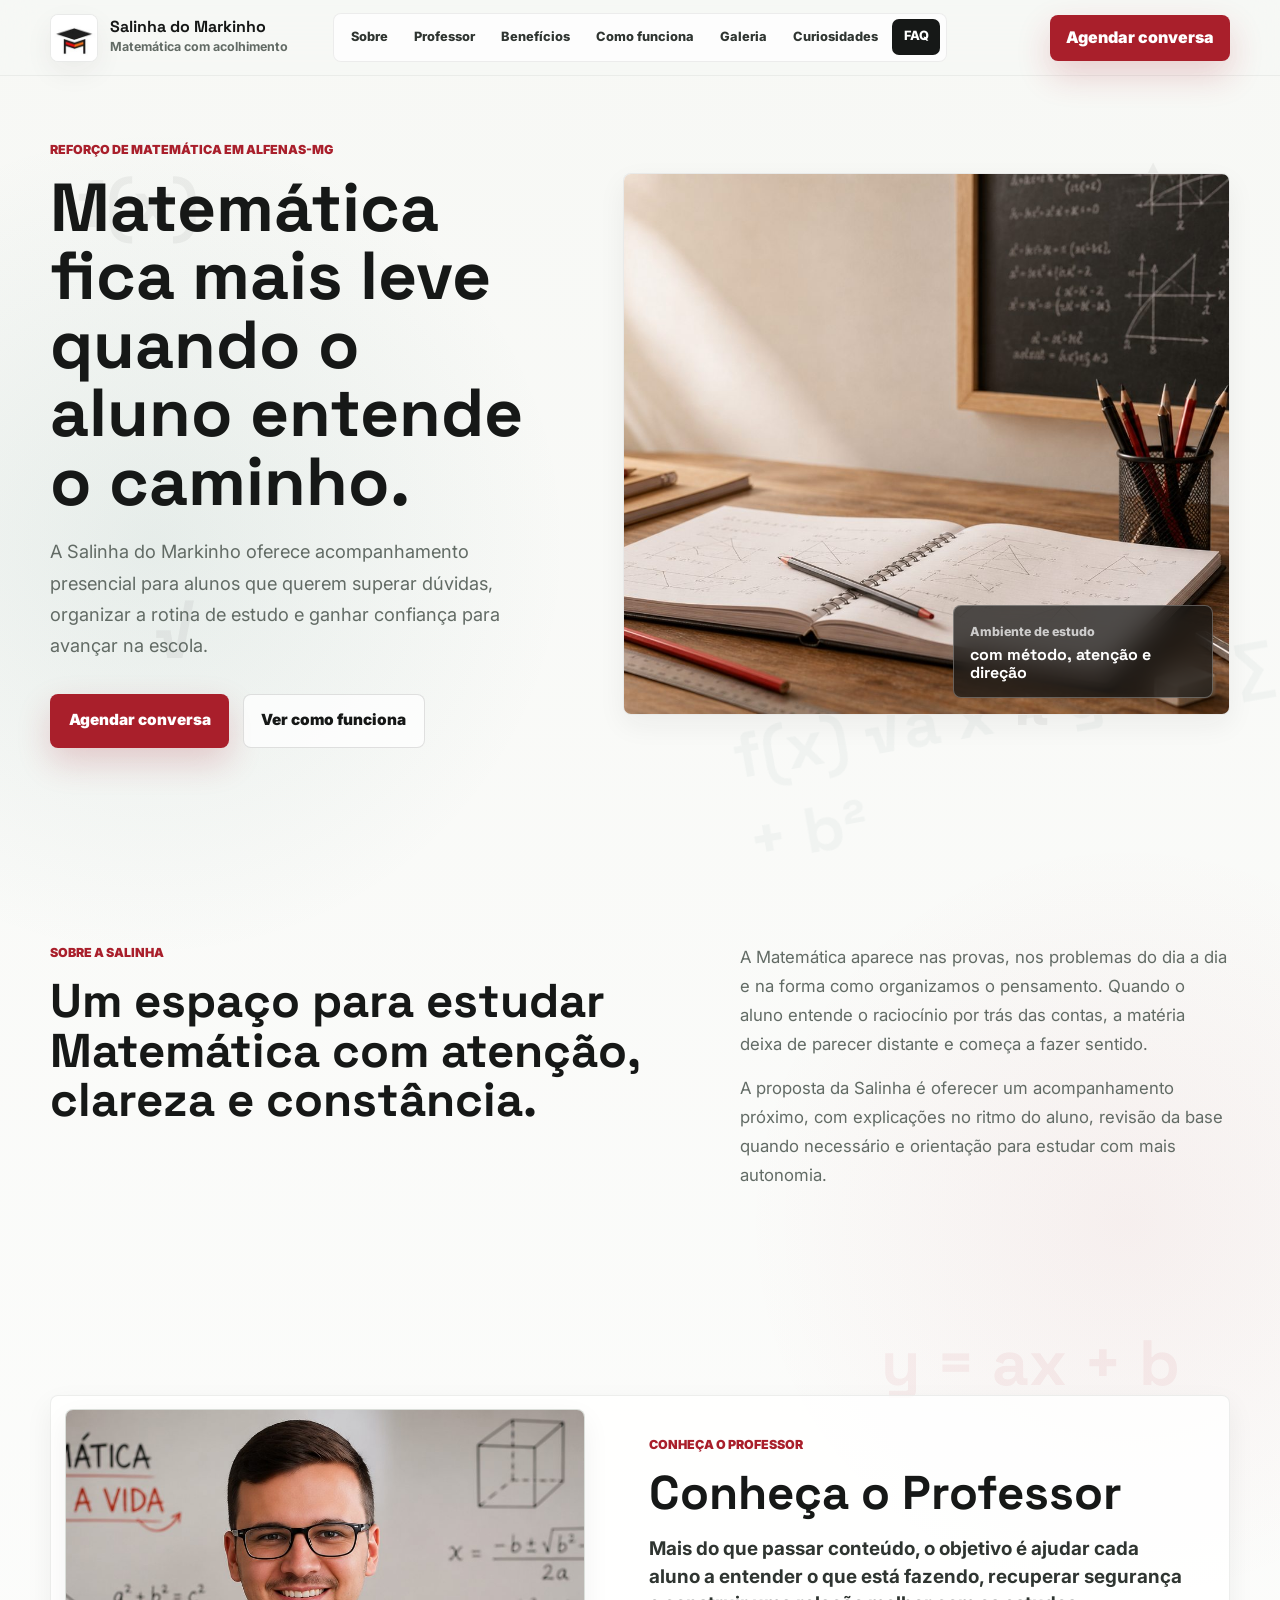
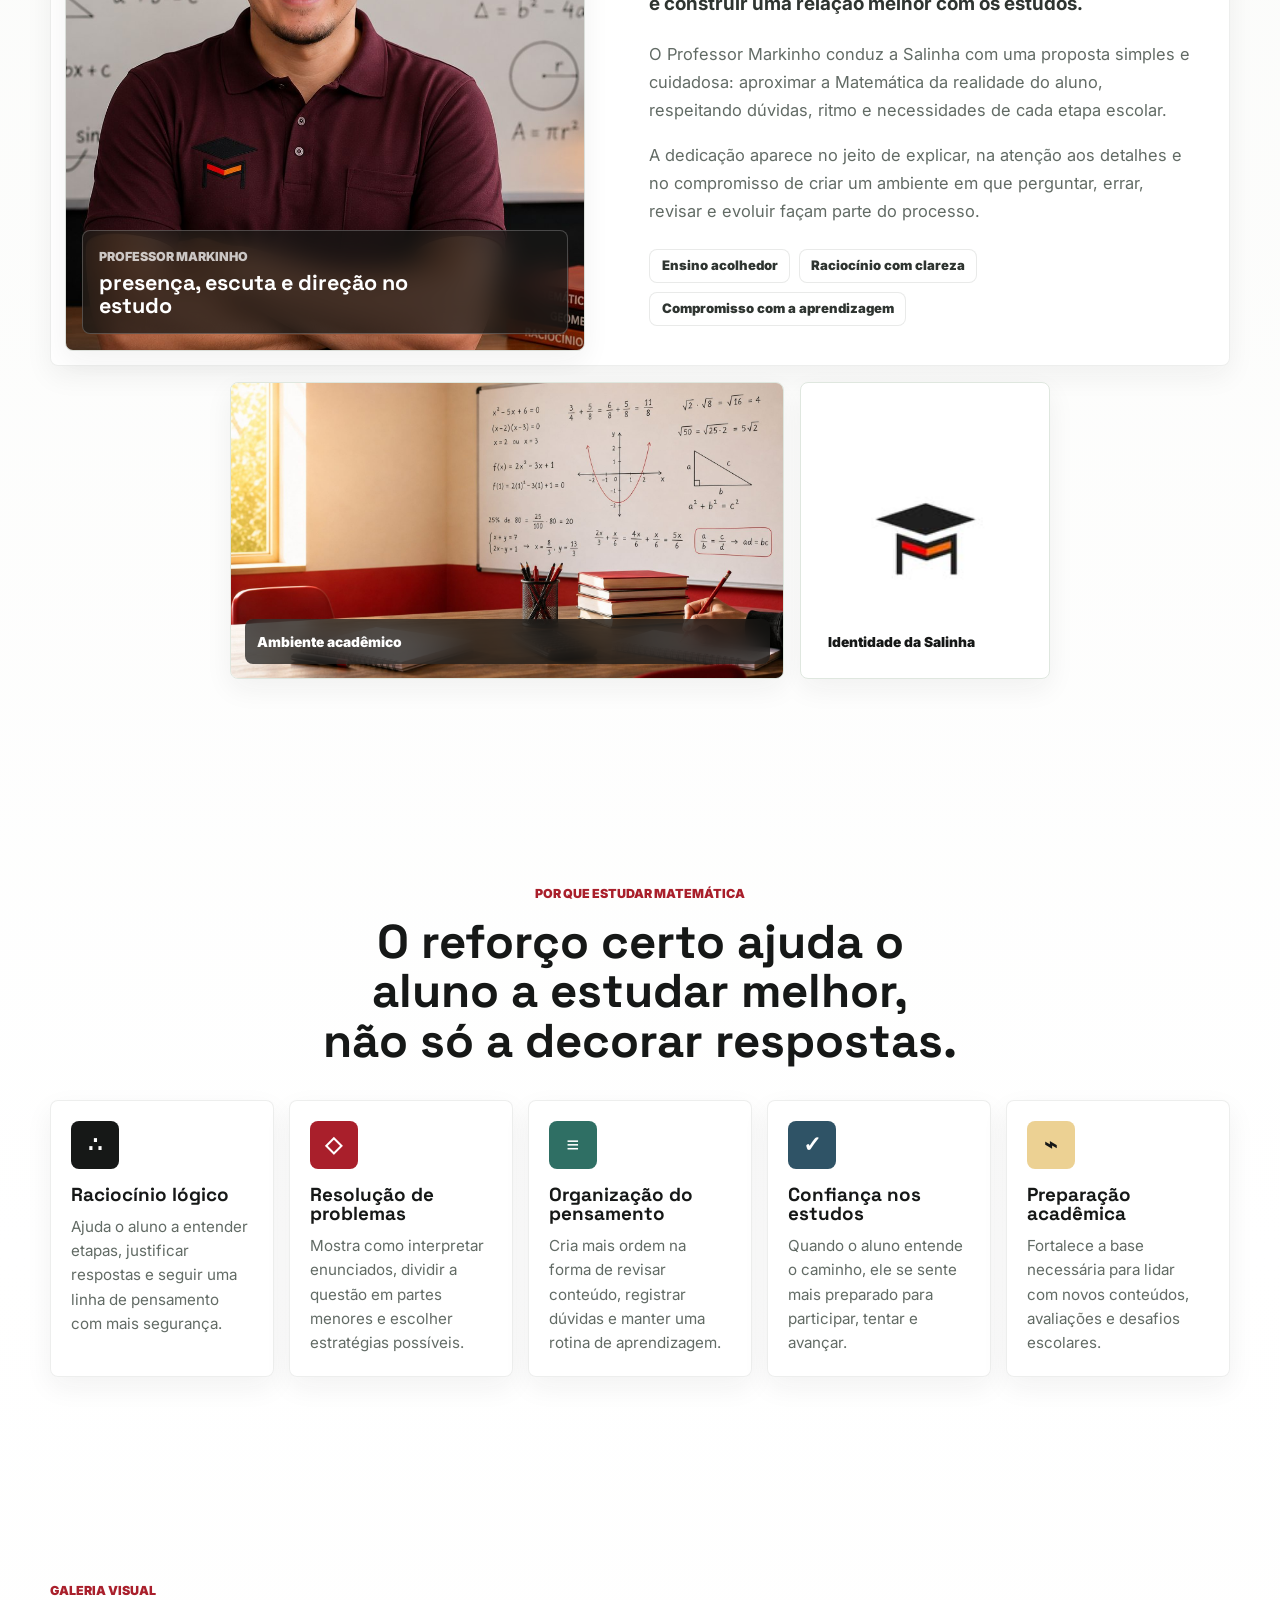
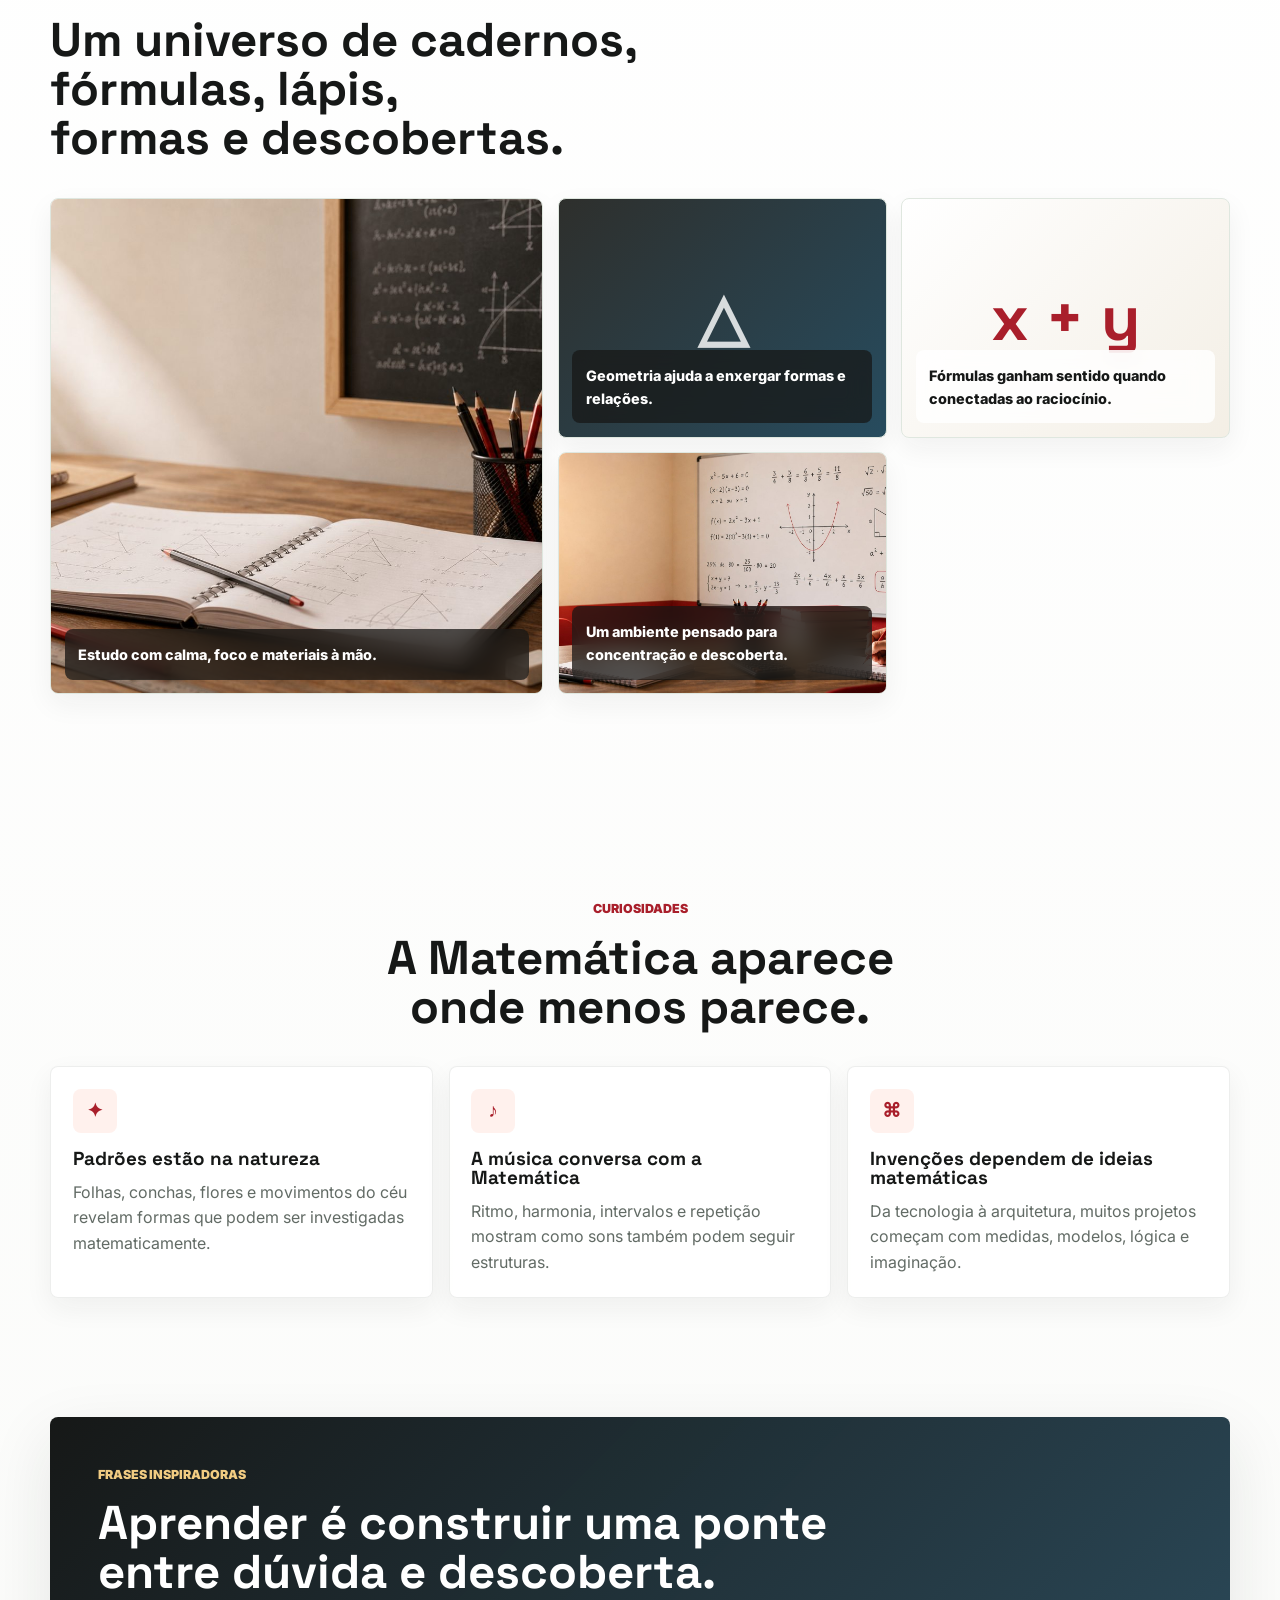
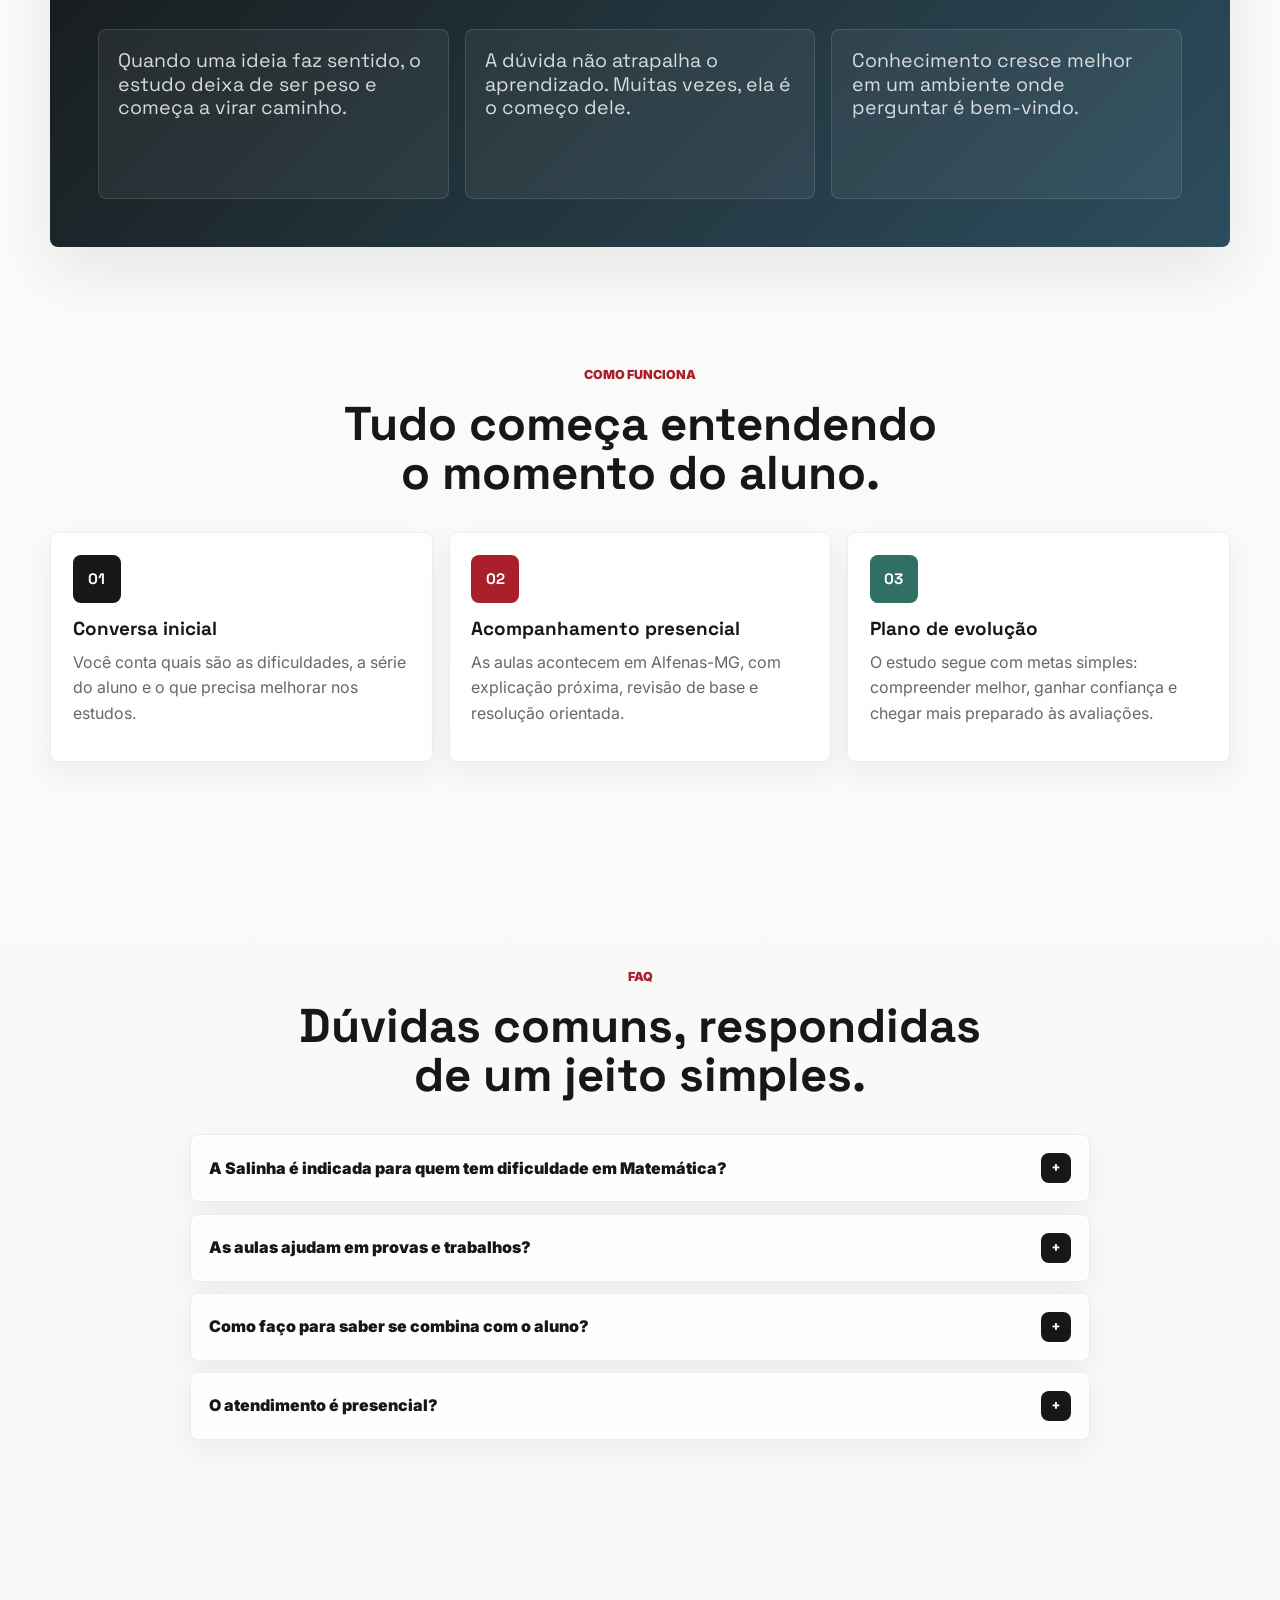
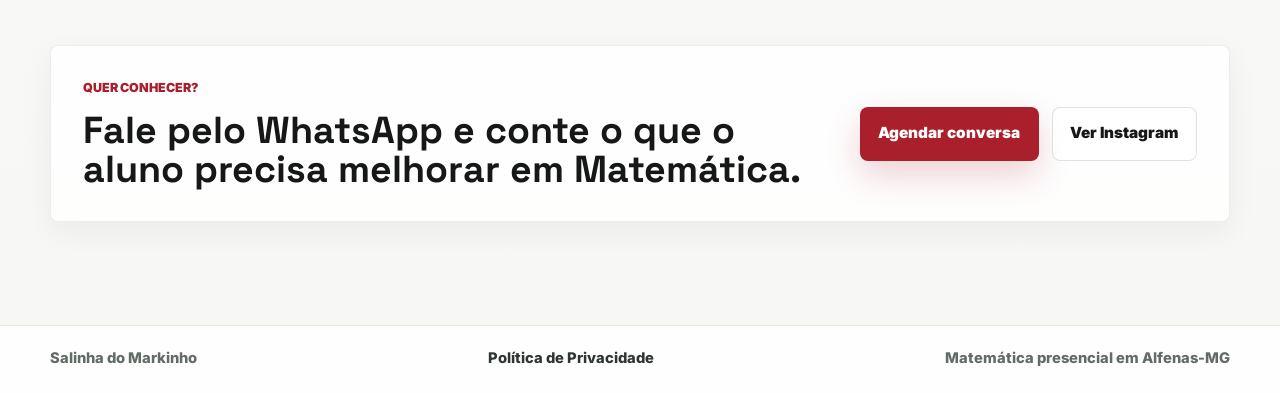
<file: index.html>
<!doctype html>
<html lang="pt-BR">
  <head>
    <meta charset="UTF-8" />
    <meta name="viewport" content="width=device-width, initial-scale=1.0, viewport-fit=cover" />
    <meta name="theme-color" content="#f7f8f5" />
    <meta name="format-detection" content="telephone=no" />
    <title>Salinha do Markinho | Reforço de Matemática em Alfenas-MG</title>
    <meta
      name="description"
      content="Reforço de Matemática em Alfenas-MG com acompanhamento próximo, explicação clara e estudo organizado para alunos que querem entender de verdade."
    />
    <meta property="og:title" content="Salinha do Markinho | Matemática em Alfenas-MG" />
    <meta
      property="og:description"
      content="Aulas presenciais de Matemática em Alfenas-MG para transformar dúvidas em entendimento, confiança e rotina de estudo."
    />
    <meta property="og:type" content="website" />
    <meta property="og:image" content="assets/estudo-matematica-editorial-optimized.jpg" />
    <link rel="icon" type="image/jpeg" href="assets/instagram-profile.jpg" />
    <link rel="preload" as="image" href="assets/estudo-matematica-editorial-optimized.jpg" />
    <link rel="preconnect" href="https://fonts.googleapis.com" />
    <link rel="preconnect" href="https://fonts.gstatic.com" crossorigin />
    <link
      href="https://fonts.googleapis.com/css2?family=Inter:wght@400;500;600;700;800&family=Space+Grotesk:wght@600;700&display=swap"
      rel="stylesheet"
    />
    <link rel="stylesheet" href="styles.css" />
    <script src="script.js" defer></script>
  </head>
  <body>
    <a class="skip-link" href="#conteudo">Pular para o conteúdo</a>

    <header class="site-header" data-header>
      <a class="brand" href="#top" aria-label="Ir para o início da Salinha do Markinho">
        <img src="assets/instagram-profile.jpg" width="48" height="48" alt="" class="brand-mark" />
        <span>
          <strong>Salinha do Markinho</strong>
          <small>Matemática com acolhimento</small>
        </span>
      </a>

      <button class="menu-button" type="button" aria-label="Abrir menu" aria-expanded="false" data-menu-button>
        <span></span>
        <span></span>
      </button>

      <nav class="nav-links" aria-label="Navegação principal" data-nav>
        <a href="#sobre">Sobre</a>
        <a href="#professor">Professor</a>
        <a href="#beneficios">Benefícios</a>
        <a href="#como-funciona">Como funciona</a>
        <a href="#galeria">Galeria</a>
        <a href="#curiosidades">Curiosidades</a>
        <a href="#duvidas">FAQ</a>
      </nav>

      <a
        class="header-action"
        href="https://wa.me/5535998550446?text=Oi%2C%20quero%20conhecer%20melhor%20a%20Salinha%20do%20Markinho."
        target="_blank"
        rel="noreferrer"
      >
        Agendar conversa
      </a>
    </header>

    <main id="conteudo">
      <section class="hero" id="top" aria-labelledby="hero-title">
        <div class="math-background" aria-hidden="true">
          <span>f(x)</span>
          <span>△</span>
          <span>√</span>
          <span>π</span>
        </div>

        <div class="hero-inner">
          <div class="hero-copy">
            <p class="eyebrow">Reforço de Matemática em Alfenas-MG</p>
            <h1 id="hero-title">Matemática fica mais leve quando o aluno entende o caminho.</h1>
            <p>
              A Salinha do Markinho oferece acompanhamento presencial para alunos que querem superar
              dúvidas, organizar a rotina de estudo e ganhar confiança para avançar na escola.
            </p>

            <div class="hero-actions" aria-label="Ações principais">
              <a
                class="button button-primary"
                href="https://wa.me/5535998550446?text=Oi%2C%20quero%20conhecer%20melhor%20a%20Salinha%20do%20Markinho."
                target="_blank"
                rel="noreferrer"
              >
                Agendar conversa
              </a>
              <a class="button button-secondary" href="#como-funciona">Ver como funciona</a>
            </div>
          </div>

          <div class="hero-visual" aria-label="Mesa de estudos com materiais de matemática">
            <img
              src="assets/estudo-matematica-editorial-optimized.jpg"
              width="1716"
              height="916"
              alt="Mesa de estudos com caderno, lápis, régua, compasso e desenhos geométricos"
              fetchpriority="high"
              decoding="async"
            />
            <div class="study-note">
              <span>Ambiente de estudo</span>
              <strong>com método, atenção e direção</strong>
            </div>
          </div>
        </div>
      </section>

      <section class="section section-split" id="sobre">
        <div class="section-heading">
          <p class="eyebrow">Sobre a Salinha</p>
          <h2>Um espaço para estudar Matemática com atenção, clareza e constância.</h2>
        </div>
        <div class="text-column">
          <p>
            A Matemática aparece nas provas, nos problemas do dia a dia e na forma como organizamos
            o pensamento. Quando o aluno entende o raciocínio por trás das contas, a matéria deixa de
            parecer distante e começa a fazer sentido.
          </p>
          <p>
            A proposta da Salinha é oferecer um acompanhamento próximo, com explicações no ritmo do
            aluno, revisão da base quando necessário e orientação para estudar com mais autonomia.
          </p>
        </div>
      </section>

      <section class="teacher-section" id="professor" aria-labelledby="teacher-title">
        <div class="teacher-shell">
          <div class="teacher-photo-main">
            <img
              src="assets/professor-markinho-optimized.jpg"
              width="1536"
              height="1024"
              alt="Professor Markinho sorrindo em frente a um quadro com fórmulas de matemática"
              loading="lazy"
              decoding="async"
            />
            <div class="teacher-photo-badge">
              <span>Professor Markinho</span>
              <strong>presença, escuta e direção no estudo</strong>
            </div>
          </div>

          <div class="teacher-bio">
            <p class="eyebrow">Conheça o Professor</p>
            <h2 id="teacher-title">Conheça o Professor</h2>
            <p class="teacher-subtitle">
              Mais do que passar conteúdo, o objetivo é ajudar cada aluno a entender o que está
              fazendo, recuperar segurança e construir uma relação melhor com os estudos.
            </p>
            <div class="teacher-text">
              <p>
                O Professor Markinho conduz a Salinha com uma proposta simples e cuidadosa: aproximar
                a Matemática da realidade do aluno, respeitando dúvidas, ritmo e necessidades de cada
                etapa escolar.
              </p>
              <p>
                A dedicação aparece no jeito de explicar, na atenção aos detalhes e no compromisso de
                criar um ambiente em que perguntar, errar, revisar e evoluir façam parte do processo.
              </p>
            </div>
            <div class="teacher-points" aria-label="Diferenciais do professor">
              <span>Ensino acolhedor</span>
              <span>Raciocínio com clareza</span>
              <span>Compromisso com a aprendizagem</span>
            </div>
          </div>
        </div>

        <div class="teacher-gallery" aria-label="Galeria do ambiente de estudo">
          <figure>
            <img
              src="assets/hero-sala-matematica-premium-optimized.jpg"
              alt="Sala com quadro de matemática"
              loading="lazy"
              decoding="async"
            />
            <figcaption>Ambiente acadêmico</figcaption>
          </figure>
          <figure class="teacher-gallery-card">
            <img src="assets/instagram-profile.jpg" alt="Identidade visual da Salinha do Markinho" loading="lazy" decoding="async" />
            <figcaption>Identidade da Salinha</figcaption>
          </figure>
        </div>
      </section>

      <section class="benefits-section" id="beneficios" aria-labelledby="benefits-title">
        <div class="section-heading centered">
          <p class="eyebrow">Por que estudar Matemática</p>
          <h2 id="benefits-title">O reforço certo ajuda o aluno a estudar melhor, não só a decorar respostas.</h2>
        </div>

        <div class="benefit-grid">
          <article class="info-card">
            <span class="icon-mark" aria-hidden="true">∴</span>
            <h3>Raciocínio lógico</h3>
            <p>Ajuda o aluno a entender etapas, justificar respostas e seguir uma linha de pensamento com mais segurança.</p>
          </article>
          <article class="info-card">
            <span class="icon-mark" aria-hidden="true">◇</span>
            <h3>Resolução de problemas</h3>
            <p>Mostra como interpretar enunciados, dividir a questão em partes menores e escolher estratégias possíveis.</p>
          </article>
          <article class="info-card">
            <span class="icon-mark" aria-hidden="true">≡</span>
            <h3>Organização do pensamento</h3>
            <p>Cria mais ordem na forma de revisar conteúdo, registrar dúvidas e manter uma rotina de aprendizagem.</p>
          </article>
          <article class="info-card">
            <span class="icon-mark" aria-hidden="true">✓</span>
            <h3>Confiança nos estudos</h3>
            <p>Quando o aluno entende o caminho, ele se sente mais preparado para participar, tentar e avançar.</p>
          </article>
          <article class="info-card">
            <span class="icon-mark" aria-hidden="true">⌁</span>
            <h3>Preparação acadêmica</h3>
            <p>Fortalece a base necessária para lidar com novos conteúdos, avaliações e desafios escolares.</p>
          </article>
        </div>
      </section>

      <section class="gallery-section" id="galeria" aria-labelledby="gallery-title">
        <div class="section-heading">
          <p class="eyebrow">Galeria visual</p>
          <h2 id="gallery-title">Um universo de cadernos, fórmulas, lápis, formas e descobertas.</h2>
        </div>

        <div class="gallery-grid">
          <figure class="gallery-photo gallery-photo-large">
            <img
              src="assets/estudo-matematica-editorial-optimized.jpg"
              alt="Materiais de estudo organizados sobre uma mesa"
              loading="lazy"
              decoding="async"
            />
            <figcaption>Estudo com calma, foco e materiais à mão.</figcaption>
          </figure>
          <figure class="gallery-tile tile-dark">
            <span aria-hidden="true">△</span>
            <figcaption>Geometria ajuda a enxergar formas e relações.</figcaption>
          </figure>
          <figure class="gallery-tile tile-light">
            <span aria-hidden="true">x + y</span>
            <figcaption>Fórmulas ganham sentido quando conectadas ao raciocínio.</figcaption>
          </figure>
          <figure class="gallery-photo">
            <img
              src="assets/hero-sala-matematica-premium-optimized.jpg"
              alt="Sala de estudos com quadro de matemática"
              loading="lazy"
              decoding="async"
            />
            <figcaption>Um ambiente pensado para concentração e descoberta.</figcaption>
          </figure>
        </div>
      </section>

      <section class="curiosity-section" id="curiosidades" aria-labelledby="curiosity-title">
        <div class="section-heading centered">
          <p class="eyebrow">Curiosidades</p>
          <h2 id="curiosity-title">A Matemática aparece onde menos parece.</h2>
        </div>

        <div class="curiosity-list">
          <article>
            <span aria-hidden="true">✦</span>
            <h3>Padrões estão na natureza</h3>
            <p>Folhas, conchas, flores e movimentos do céu revelam formas que podem ser investigadas matematicamente.</p>
          </article>
          <article>
            <span aria-hidden="true">♪</span>
            <h3>A música conversa com a Matemática</h3>
            <p>Ritmo, harmonia, intervalos e repetição mostram como sons também podem seguir estruturas.</p>
          </article>
          <article>
            <span aria-hidden="true">⌘</span>
            <h3>Invenções dependem de ideias matemáticas</h3>
            <p>Da tecnologia à arquitetura, muitos projetos começam com medidas, modelos, lógica e imaginação.</p>
          </article>
        </div>
      </section>

      <section class="quote-section" id="frases" aria-labelledby="quotes-title">
        <div class="quote-shell">
          <div class="section-heading">
            <p class="eyebrow">Frases inspiradoras</p>
            <h2 id="quotes-title">Aprender é construir uma ponte entre dúvida e descoberta.</h2>
          </div>

          <div class="quote-grid">
            <blockquote>
              <p>Quando uma ideia faz sentido, o estudo deixa de ser peso e começa a virar caminho.</p>
            </blockquote>
            <blockquote>
              <p>A dúvida não atrapalha o aprendizado. Muitas vezes, ela é o começo dele.</p>
            </blockquote>
            <blockquote>
              <p>Conhecimento cresce melhor em um ambiente onde perguntar é bem-vindo.</p>
            </blockquote>
          </div>
        </div>
      </section>

      <section class="practical-section" id="como-funciona" aria-labelledby="practical-title">
        <div class="section-heading centered">
          <p class="eyebrow">Como funciona</p>
          <h2 id="practical-title">Tudo começa entendendo o momento do aluno.</h2>
        </div>

        <div class="practical-grid">
          <article>
            <span>01</span>
            <h3>Conversa inicial</h3>
            <p>Você conta quais são as dificuldades, a série do aluno e o que precisa melhorar nos estudos.</p>
          </article>
          <article>
            <span>02</span>
            <h3>Acompanhamento presencial</h3>
            <p>As aulas acontecem em Alfenas-MG, com explicação próxima, revisão de base e resolução orientada.</p>
          </article>
          <article>
            <span>03</span>
            <h3>Plano de evolução</h3>
            <p>O estudo segue com metas simples: compreender melhor, ganhar confiança e chegar mais preparado às avaliações.</p>
          </article>
        </div>
      </section>

      <section class="faq-section" id="duvidas" aria-labelledby="faq-title">
        <div class="section-heading centered">
          <p class="eyebrow">FAQ</p>
          <h2 id="faq-title">Dúvidas comuns, respondidas de um jeito simples.</h2>
        </div>

        <div class="faq-list">
          <details>
            <summary>A Salinha é indicada para quem tem dificuldade em Matemática?</summary>
            <p>Sim. O espaço foi pensado para acolher dúvidas, reconstruir a base e tornar o estudo mais compreensível.</p>
          </details>
          <details>
            <summary>As aulas ajudam em provas e trabalhos?</summary>
            <p>Sim. A preparação para avaliações faz parte do processo, sempre buscando entendimento e não apenas memorização.</p>
          </details>
          <details>
            <summary>Como faço para saber se combina com o aluno?</summary>
            <p>Você pode chamar no WhatsApp, contar o momento do aluno e conversar sobre a melhor forma de começar.</p>
          </details>
          <details>
            <summary>O atendimento é presencial?</summary>
            <p>Sim. A proposta valoriza o contato próximo, a escuta e a organização de um ambiente dedicado ao estudo em Alfenas-MG.</p>
          </details>
        </div>
      </section>

      <section class="contact-section" id="contato" aria-labelledby="contact-title">
        <div class="contact-shell">
          <div>
            <p class="eyebrow">Quer conhecer?</p>
            <h2 id="contact-title">Fale pelo WhatsApp e conte o que o aluno precisa melhorar em Matemática.</h2>
          </div>
          <div class="contact-actions">
            <a
              class="button button-primary"
              href="https://wa.me/5535998550446?text=Oi%2C%20quero%20conhecer%20melhor%20a%20Salinha%20do%20Markinho."
              target="_blank"
              rel="noreferrer"
            >
              Agendar conversa
            </a>
            <a class="button button-secondary button-soft" href="https://www.instagram.com/salinhadomarkinho/" target="_blank" rel="noreferrer">
              Ver Instagram
            </a>
          </div>
        </div>
      </section>
    </main>

    <a
      class="floating-cta"
      href="https://wa.me/5535998550446?text=Oi%2C%20quero%20conhecer%20melhor%20a%20Salinha%20do%20Markinho."
      target="_blank"
      rel="noreferrer"
    >
      Agendar conversa
    </a>

    <footer class="site-footer">
      <span>Salinha do Markinho</span>
      <a href="politica-de-privacidade.html">Política de Privacidade</a>
      <span>Matemática presencial em Alfenas-MG</span>
    </footer>
  </body>
</html>
</file>
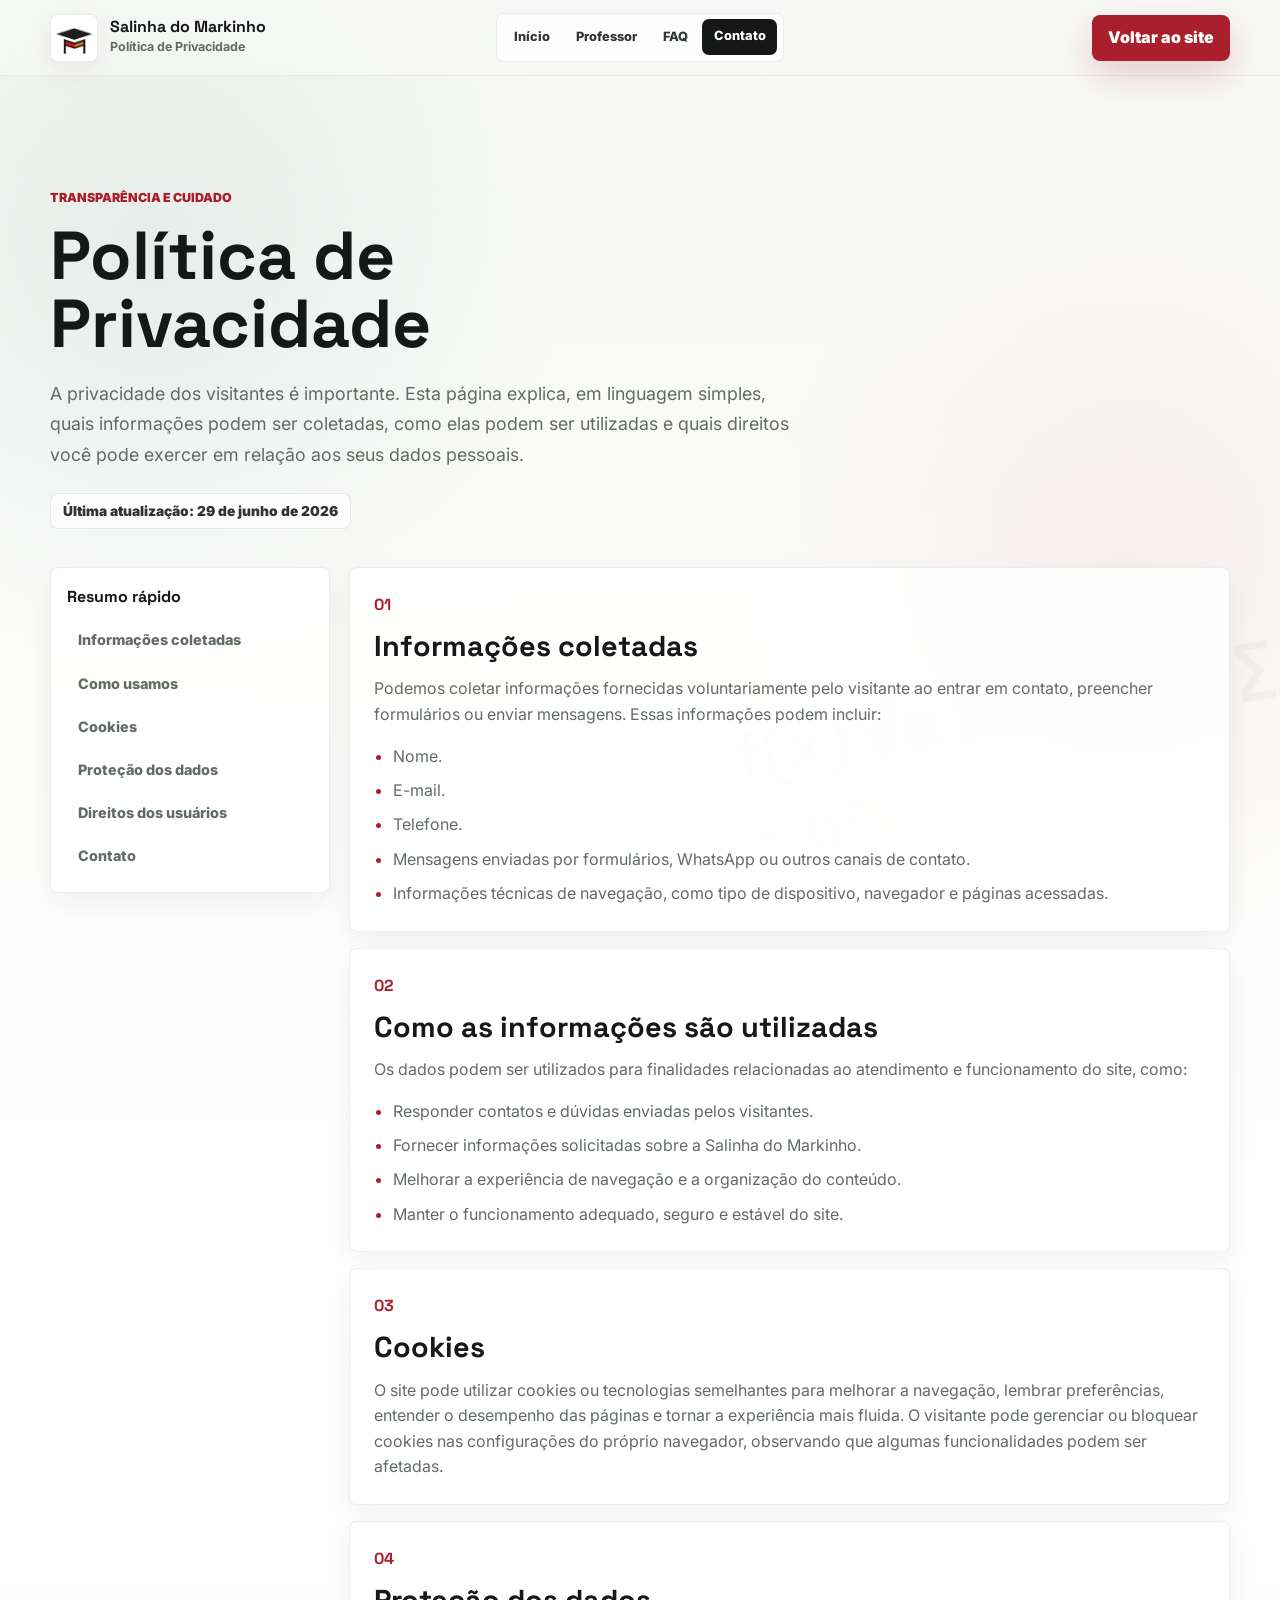
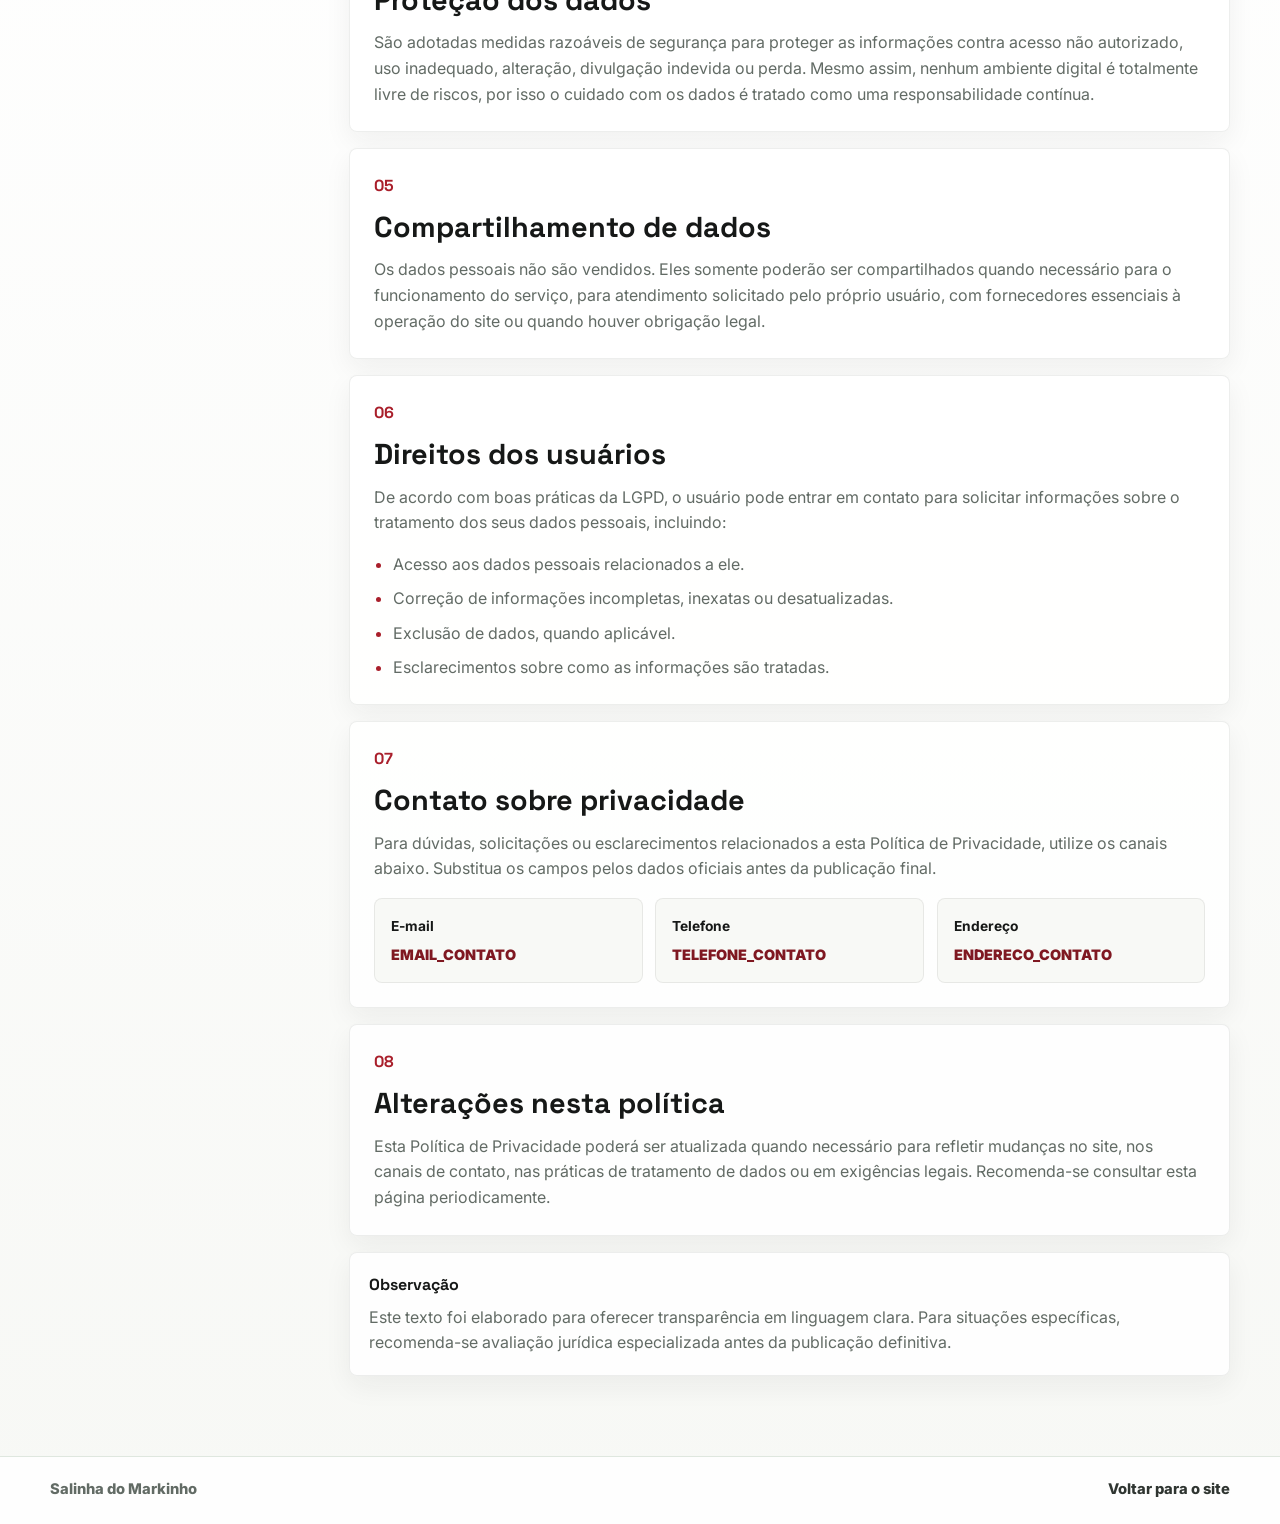
<file: politica-de-privacidade.html>
<!doctype html>
<html lang="pt-BR">
  <head>
    <meta charset="UTF-8" />
    <meta name="viewport" content="width=device-width, initial-scale=1.0, viewport-fit=cover" />
    <meta name="theme-color" content="#f7f8f5" />
    <meta name="format-detection" content="telephone=no" />
    <title>Política de Privacidade | Salinha do Markinho</title>
    <meta
      name="description"
      content="Política de Privacidade da Salinha do Markinho, com informações claras sobre coleta, uso, proteção e direitos dos usuários."
    />
    <link rel="preconnect" href="https://fonts.googleapis.com" />
    <link rel="preconnect" href="https://fonts.gstatic.com" crossorigin />
    <link
      href="https://fonts.googleapis.com/css2?family=Inter:wght@400;500;600;700;800&family=Space+Grotesk:wght@600;700&display=swap"
      rel="stylesheet"
    />
    <link rel="stylesheet" href="styles.css" />
    <script src="script.js" defer></script>
  </head>
  <body>
    <a class="skip-link" href="#conteudo">Pular para o conteúdo</a>

    <header class="site-header is-scrolled" data-header>
      <a class="brand" href="index.html" aria-label="Voltar para a página inicial da Salinha do Markinho">
        <img src="assets/instagram-profile.jpg" width="48" height="48" alt="" class="brand-mark" />
        <span>
          <strong>Salinha do Markinho</strong>
          <small>Política de Privacidade</small>
        </span>
      </a>

      <button class="menu-button" type="button" aria-label="Abrir menu" aria-expanded="false" data-menu-button>
        <span></span>
        <span></span>
      </button>

      <nav class="nav-links" aria-label="Navegação principal" data-nav>
        <a href="index.html">Início</a>
        <a href="index.html#professor">Professor</a>
        <a href="index.html#duvidas">FAQ</a>
        <a href="#contato-privacidade">Contato</a>
      </nav>

      <a class="header-action" href="index.html">Voltar ao site</a>
    </header>

    <main id="conteudo" class="privacy-page">
      <section class="privacy-hero" aria-labelledby="privacy-title">
        <p class="eyebrow">Transparência e cuidado</p>
        <h1 id="privacy-title">Política de Privacidade</h1>
        <p>
          A privacidade dos visitantes é importante. Esta página explica, em linguagem simples,
          quais informações podem ser coletadas, como elas podem ser utilizadas e quais direitos
          você pode exercer em relação aos seus dados pessoais.
        </p>
        <span class="privacy-updated">Última atualização: 29 de junho de 2026</span>
      </section>

      <section class="privacy-layout" aria-label="Conteúdo da política de privacidade">
        <aside class="privacy-summary" aria-label="Resumo da política">
          <strong>Resumo rápido</strong>
          <a href="#informacoes-coletadas">Informações coletadas</a>
          <a href="#uso-das-informacoes">Como usamos</a>
          <a href="#cookies">Cookies</a>
          <a href="#protecao-dos-dados">Proteção dos dados</a>
          <a href="#direitos-dos-usuarios">Direitos dos usuários</a>
          <a href="#contato-privacidade">Contato</a>
        </aside>

        <div class="privacy-content">
          <article class="privacy-card" id="informacoes-coletadas">
            <span>01</span>
            <h2>Informações coletadas</h2>
            <p>
              Podemos coletar informações fornecidas voluntariamente pelo visitante ao entrar em
              contato, preencher formulários ou enviar mensagens. Essas informações podem incluir:
            </p>
            <ul>
              <li>Nome.</li>
              <li>E-mail.</li>
              <li>Telefone.</li>
              <li>Mensagens enviadas por formulários, WhatsApp ou outros canais de contato.</li>
              <li>Informações técnicas de navegação, como tipo de dispositivo, navegador e páginas acessadas.</li>
            </ul>
          </article>

          <article class="privacy-card" id="uso-das-informacoes">
            <span>02</span>
            <h2>Como as informações são utilizadas</h2>
            <p>Os dados podem ser utilizados para finalidades relacionadas ao atendimento e funcionamento do site, como:</p>
            <ul>
              <li>Responder contatos e dúvidas enviadas pelos visitantes.</li>
              <li>Fornecer informações solicitadas sobre a Salinha do Markinho.</li>
              <li>Melhorar a experiência de navegação e a organização do conteúdo.</li>
              <li>Manter o funcionamento adequado, seguro e estável do site.</li>
            </ul>
          </article>

          <article class="privacy-card" id="cookies">
            <span>03</span>
            <h2>Cookies</h2>
            <p>
              O site pode utilizar cookies ou tecnologias semelhantes para melhorar a navegação,
              lembrar preferências, entender o desempenho das páginas e tornar a experiência mais
              fluida. O visitante pode gerenciar ou bloquear cookies nas configurações do próprio
              navegador, observando que algumas funcionalidades podem ser afetadas.
            </p>
          </article>

          <article class="privacy-card" id="protecao-dos-dados">
            <span>04</span>
            <h2>Proteção dos dados</h2>
            <p>
              São adotadas medidas razoáveis de segurança para proteger as informações contra acesso
              não autorizado, uso inadequado, alteração, divulgação indevida ou perda. Mesmo assim,
              nenhum ambiente digital é totalmente livre de riscos, por isso o cuidado com os dados
              é tratado como uma responsabilidade contínua.
            </p>
          </article>

          <article class="privacy-card" id="compartilhamento-de-dados">
            <span>05</span>
            <h2>Compartilhamento de dados</h2>
            <p>
              Os dados pessoais não são vendidos. Eles somente poderão ser compartilhados quando
              necessário para o funcionamento do serviço, para atendimento solicitado pelo próprio
              usuário, com fornecedores essenciais à operação do site ou quando houver obrigação legal.
            </p>
          </article>

          <article class="privacy-card" id="direitos-dos-usuarios">
            <span>06</span>
            <h2>Direitos dos usuários</h2>
            <p>
              De acordo com boas práticas da LGPD, o usuário pode entrar em contato para solicitar
              informações sobre o tratamento dos seus dados pessoais, incluindo:
            </p>
            <ul>
              <li>Acesso aos dados pessoais relacionados a ele.</li>
              <li>Correção de informações incompletas, inexatas ou desatualizadas.</li>
              <li>Exclusão de dados, quando aplicável.</li>
              <li>Esclarecimentos sobre como as informações são tratadas.</li>
            </ul>
          </article>

          <article class="privacy-card privacy-contact" id="contato-privacidade">
            <span>07</span>
            <h2>Contato sobre privacidade</h2>
            <p>
              Para dúvidas, solicitações ou esclarecimentos relacionados a esta Política de Privacidade,
              utilize os canais abaixo. Substitua os campos pelos dados oficiais antes da publicação final.
            </p>
            <div class="privacy-contact-grid">
              <div>
                <strong>E-mail</strong>
                <code>EMAIL_CONTATO</code>
              </div>
              <div>
                <strong>Telefone</strong>
                <code>TELEFONE_CONTATO</code>
              </div>
              <div>
                <strong>Endereço</strong>
                <code>ENDERECO_CONTATO</code>
              </div>
            </div>
          </article>

          <article class="privacy-card" id="alteracoes">
            <span>08</span>
            <h2>Alterações nesta política</h2>
            <p>
              Esta Política de Privacidade poderá ser atualizada quando necessário para refletir
              mudanças no site, nos canais de contato, nas práticas de tratamento de dados ou em
              exigências legais. Recomenda-se consultar esta página periodicamente.
            </p>
          </article>

          <article class="privacy-note">
            <strong>Observação</strong>
            <p>
              Este texto foi elaborado para oferecer transparência em linguagem clara. Para situações
              específicas, recomenda-se avaliação jurídica especializada antes da publicação definitiva.
            </p>
          </article>
        </div>
      </section>
    </main>

    <footer class="site-footer">
      <span>Salinha do Markinho</span>
      <a href="index.html">Voltar para o site</a>
    </footer>
  </body>
</html>
</file>
<file: styles.css>
:root {
  --ink: #171716;
  --ink-2: #2f302d;
  --muted: #686b63;
  --surface: #fbf8f1;
  --surface-2: #f3eee4;
  --surface-3: #ebe2d3;
  --white: #ffffff;
  --line: #e6ddce;
  --red: #b81f2a;
  --red-2: #8f1720;
  --green: #2f7468;
  --gold: #c3913d;
  --blue: #284f63;
  --shadow-sm: 0 12px 34px rgba(44, 37, 29, 0.08);
  --shadow-md: 0 24px 70px rgba(44, 37, 29, 0.13);
  --radius: 8px;
  --content: 1180px;
  --header-height: 76px;
}

* {
  box-sizing: border-box;
}

html {
  scroll-behavior: smooth;
  scroll-padding-top: calc(var(--header-height) + 20px);
  touch-action: manipulation;
  -webkit-text-size-adjust: 100%;
}

body {
  margin: 0;
  color: var(--ink);
  background:
    radial-gradient(circle at 15% 10%, rgba(195, 145, 61, 0.14), transparent 28rem),
    linear-gradient(180deg, var(--surface), #fffdf8 42%, var(--surface));
  font-family: "Inter", Arial, sans-serif;
  line-height: 1.6;
  overflow-x: hidden;
  overscroll-behavior-x: none;
  text-rendering: optimizeLegibility;
  -webkit-font-smoothing: antialiased;
  -webkit-tap-highlight-color: transparent;
}

body::before {
  content: "f(x)   √a   x + y   π   △   ∑   a² + b²";
  position: fixed;
  inset: auto -8rem 8% auto;
  z-index: -1;
  max-width: 42rem;
  color: rgba(40, 79, 99, 0.07);
  font-family: "Space Grotesk", Arial, sans-serif;
  font-size: 4.6rem;
  font-weight: 700;
  line-height: 1.35;
  transform: rotate(-10deg);
  pointer-events: none;
}

img {
  display: block;
  max-width: 100%;
  user-select: none;
  -webkit-user-drag: none;
  -webkit-touch-callout: none;
}

a {
  color: inherit;
  text-decoration: none;
  touch-action: manipulation;
}

button {
  border: 0;
  font: inherit;
  touch-action: manipulation;
}

::selection {
  color: var(--white);
  background: var(--red);
}

:focus-visible {
  outline: 3px solid rgba(184, 31, 42, 0.24);
  outline-offset: 3px;
}

h1,
h2,
h3,
.eyebrow,
.brand,
.nav-links,
.header-action,
.button,
.floating-cta,
.menu-button,
.math-background,
.study-note,
.teacher-photo-badge,
.teacher-points,
.teacher-gallery figcaption,
.icon-mark,
.gallery-tile,
.gallery-photo figcaption,
.curiosity-list span,
.practical-grid span,
.faq-list summary,
.site-footer,
figure {
  user-select: none;
  -webkit-user-select: none;
}

p,
blockquote,
.text-column,
.teacher-text,
.teacher-subtitle,
.faq-list p {
  user-select: text;
  -webkit-user-select: text;
}

.skip-link {
  position: fixed;
  z-index: 100;
  top: 0.75rem;
  left: 0.75rem;
  transform: translateY(-140%);
  padding: 0.75rem 0.9rem;
  border-radius: var(--radius);
  color: var(--white);
  background: var(--ink);
  font-weight: 800;
  transition: transform 180ms ease;
}

.skip-link:focus {
  transform: translateY(0);
}

.site-header {
  position: fixed;
  z-index: 50;
  top: 0;
  right: 0;
  left: 0;
  display: grid;
  grid-template-columns: 1fr auto 1fr;
  align-items: center;
  gap: 1rem;
  min-height: var(--header-height);
  padding: 0.75rem max(1rem, calc((100vw - var(--content)) / 2));
  color: var(--ink);
  background: rgba(251, 248, 241, 0.78);
  border-bottom: 1px solid rgba(47, 48, 45, 0.08);
  backdrop-filter: blur(18px);
  transition:
    background 220ms ease,
    box-shadow 220ms ease;
}

.site-header.is-scrolled,
.site-header.menu-open {
  background: rgba(255, 253, 248, 0.94);
  box-shadow: 0 12px 38px rgba(47, 48, 45, 0.08);
}

.brand {
  display: inline-flex;
  align-items: center;
  gap: 0.78rem;
  min-width: 0;
}

.brand-mark {
  width: 48px;
  height: 48px;
  border: 1px solid rgba(47, 48, 45, 0.1);
  border-radius: var(--radius);
  background: var(--white);
  object-fit: cover;
  box-shadow: var(--shadow-sm);
}

.brand strong,
.brand small {
  display: block;
  white-space: nowrap;
}

.brand strong,
h1,
h2,
h3 {
  font-family: "Space Grotesk", Arial, sans-serif;
}

.brand strong {
  font-size: 1rem;
  line-height: 1.08;
}

.brand small {
  margin-top: 0.1rem;
  color: var(--muted);
  font-size: 0.78rem;
  font-weight: 700;
}

.nav-links {
  display: flex;
  align-items: center;
  justify-content: center;
  gap: 0.28rem;
  padding: 0.35rem;
  border: 1px solid rgba(47, 48, 45, 0.08);
  border-radius: var(--radius);
  background: rgba(255, 255, 255, 0.68);
}

.nav-links a {
  display: inline-flex;
  align-items: center;
  min-height: 38px;
  padding: 0 0.62rem;
  border-radius: 7px;
  color: var(--ink-2);
  font-size: 0.82rem;
  font-weight: 800;
  transition:
    background 180ms ease,
    color 180ms ease,
    transform 180ms ease;
  touch-action: manipulation;
}

.nav-links a:hover,
.nav-links a.is-active {
  color: var(--white);
  background: var(--ink);
  transform: translateY(-1px);
}

.header-action,
.button,
.floating-cta {
  display: inline-flex;
  align-items: center;
  justify-content: center;
  min-height: 48px;
  border-radius: var(--radius);
  font-weight: 900;
  transition:
    transform 180ms ease,
    box-shadow 180ms ease,
    background 180ms ease,
    border-color 180ms ease;
}

.header-action {
  justify-self: end;
  min-height: 44px;
  padding: 0 1rem;
  color: var(--white);
  background: var(--red);
  box-shadow: 0 14px 34px rgba(184, 31, 42, 0.22);
}

.header-action:hover,
.button:hover,
.floating-cta:hover {
  transform: translateY(-2px);
}

.header-action:active,
.button:active,
.floating-cta:active,
.nav-links a:active,
.menu-button:active,
.faq-list summary:active {
  transform: translateY(0) scale(0.99);
}

.button {
  padding: 0.92rem 1.15rem;
  border: 1px solid transparent;
  font-size: 0.96rem;
}

.button-primary {
  color: var(--white);
  background: var(--red);
  box-shadow: 0 18px 42px rgba(184, 31, 42, 0.24);
}

.button-primary:hover {
  background: var(--red-2);
  box-shadow: 0 24px 58px rgba(184, 31, 42, 0.3);
}

.button-secondary {
  color: var(--ink);
  border-color: rgba(47, 48, 45, 0.14);
  background: rgba(255, 255, 255, 0.72);
}

.button-secondary:hover {
  border-color: rgba(47, 48, 45, 0.24);
  background: var(--white);
}

.button-soft {
  box-shadow: none;
}

.menu-button {
  display: none;
  justify-self: end;
  width: 44px;
  height: 44px;
  border-radius: var(--radius);
  color: inherit;
  background: rgba(47, 48, 45, 0.06);
  cursor: pointer;
  touch-action: manipulation;
}

.menu-button span {
  display: block;
  width: 18px;
  height: 2px;
  margin: 0 auto 5px;
  border-radius: 2px;
  background: currentColor;
  transition:
    transform 180ms ease,
    opacity 180ms ease;
}

.menu-button span:last-child {
  margin-bottom: 0;
}

.menu-button.is-open span:first-child {
  transform: translateY(3.5px) rotate(45deg);
}

.menu-button.is-open span:last-child {
  transform: translateY(-3.5px) rotate(-45deg);
}

.hero {
  position: relative;
  overflow: hidden;
  padding: calc(var(--header-height) + 4.25rem) 0 5rem;
}

.math-background {
  position: absolute;
  inset: 0;
  pointer-events: none;
}

.math-background span {
  position: absolute;
  color: rgba(47, 48, 45, 0.08);
  font-family: "Space Grotesk", Arial, sans-serif;
  font-size: 4.2rem;
  font-weight: 700;
}

.math-background span:nth-child(1) {
  top: 18%;
  left: 6%;
}

.math-background span:nth-child(2) {
  right: 8%;
  top: 16%;
}

.math-background span:nth-child(3) {
  bottom: 18%;
  left: 12%;
}

.math-background span:nth-child(4) {
  right: 18%;
  bottom: 10%;
}

.hero-inner {
  position: relative;
  display: grid;
  grid-template-columns: minmax(0, 0.9fr) minmax(360px, 1.1fr);
  gap: 4.5rem;
  align-items: center;
  width: min(var(--content), calc(100% - 2rem));
  margin: 0 auto;
}

.hero-copy,
.hero-visual,
.section-heading,
.text-column,
.teacher-shell,
.teacher-gallery,
.info-card,
.gallery-grid,
.curiosity-list article,
.practical-grid article,
.quote-shell,
.faq-list,
.contact-shell {
  animation: enter-up 680ms ease both;
}

.eyebrow {
  margin: 0 0 0.85rem;
  color: var(--red);
  font-size: 0.78rem;
  font-weight: 900;
  letter-spacing: 0;
  text-transform: uppercase;
}

h1,
h2,
h3,
p {
  overflow-wrap: anywhere;
}

h1,
h2,
h3 {
  margin: 0;
  line-height: 1.02;
}

h1 {
  max-width: 720px;
  font-size: 4.6rem;
  text-wrap: balance;
}

h2 {
  max-width: 780px;
  font-size: 3.1rem;
  text-wrap: balance;
}

h3 {
  font-size: 1.18rem;
}

.hero-copy p:not(.eyebrow),
.text-column p,
.section-heading p:not(.eyebrow),
.info-card p,
.curiosity-list p,
.faq-list p {
  color: var(--muted);
}

.hero-copy p:not(.eyebrow) {
  max-width: 640px;
  margin: 1.25rem 0 0;
  font-size: 1.14rem;
}

.hero-actions {
  display: flex;
  flex-wrap: wrap;
  gap: 0.85rem;
  margin-top: 2rem;
}

.hero-visual {
  position: relative;
  min-height: 560px;
  border: 1px solid rgba(47, 48, 45, 0.1);
  border-radius: var(--radius);
  overflow: hidden;
  box-shadow: var(--shadow-md);
  background: var(--white);
}

.hero-visual img {
  width: 100%;
  height: 100%;
  min-height: 560px;
  object-fit: cover;
}

.study-note {
  position: absolute;
  right: 1rem;
  bottom: 1rem;
  max-width: 260px;
  padding: 1rem;
  border: 1px solid rgba(255, 255, 255, 0.28);
  border-radius: var(--radius);
  color: var(--white);
  background: rgba(23, 23, 22, 0.72);
  backdrop-filter: blur(14px);
}

.study-note span,
.study-note strong {
  display: block;
}

.study-note span {
  color: rgba(255, 255, 255, 0.72);
  font-size: 0.78rem;
  font-weight: 800;
}

.study-note strong {
  margin-top: 0.25rem;
  font-family: "Space Grotesk", Arial, sans-serif;
  line-height: 1.08;
}

.section,
.teacher-section,
.benefits-section,
.gallery-section,
.curiosity-section,
.practical-section,
.faq-section,
.contact-section {
  width: min(var(--content), calc(100% - 2rem));
  margin: 0 auto;
  padding: 6.2rem 0;
}

.teacher-section {
  position: relative;
  padding-top: 3.2rem;
}

.teacher-section::before {
  content: "y = ax + b";
  position: absolute;
  top: 1.2rem;
  right: max(1rem, calc((100vw - var(--content)) / 2));
  color: rgba(184, 31, 42, 0.08);
  font-family: "Space Grotesk", Arial, sans-serif;
  font-size: 4rem;
  font-weight: 700;
  pointer-events: none;
}

.teacher-shell {
  display: grid;
  grid-template-columns: minmax(320px, 0.92fr) minmax(0, 1fr);
  gap: 4rem;
  align-items: center;
  padding: 1rem;
  border: 1px solid rgba(47, 48, 45, 0.08);
  border-radius: var(--radius);
  background:
    linear-gradient(135deg, rgba(255, 255, 255, 0.82), rgba(243, 238, 228, 0.78)),
    var(--white);
  box-shadow: var(--shadow-md);
}

.teacher-photo-main {
  position: relative;
  min-height: 560px;
  overflow: hidden;
  border: 1px solid rgba(47, 48, 45, 0.1);
  border-radius: var(--radius);
  background: var(--surface-2);
}

.teacher-photo-main img {
  width: 100%;
  height: 100%;
  min-height: 560px;
  object-fit: cover;
  object-position: 50% 42%;
  transition: transform 700ms ease;
}

.teacher-photo-main:hover img,
.teacher-gallery figure:hover img {
  transform: scale(1.045);
}

.teacher-photo-badge {
  position: absolute;
  right: 1rem;
  bottom: 1rem;
  left: 1rem;
  padding: 1rem;
  border: 1px solid rgba(255, 255, 255, 0.22);
  border-radius: var(--radius);
  color: var(--white);
  background: rgba(23, 23, 22, 0.74);
  backdrop-filter: blur(14px);
}

.teacher-photo-badge span,
.teacher-photo-badge strong {
  display: block;
}

.teacher-photo-badge span {
  color: rgba(255, 255, 255, 0.74);
  font-size: 0.78rem;
  font-weight: 900;
  text-transform: uppercase;
}

.teacher-photo-badge strong {
  max-width: 360px;
  margin-top: 0.25rem;
  font-family: "Space Grotesk", Arial, sans-serif;
  font-size: 1.35rem;
  line-height: 1.08;
}

.teacher-bio {
  padding: 1.25rem 1.5rem 1.25rem 0;
}

.teacher-subtitle {
  max-width: 650px;
  margin: 1.1rem 0 0;
  color: var(--ink-2);
  font-size: 1.18rem;
  font-weight: 700;
  line-height: 1.45;
}

.teacher-text {
  display: grid;
  gap: 1rem;
  margin-top: 1.4rem;
}

.teacher-text p {
  margin: 0;
  color: var(--muted);
  font-size: 1.03rem;
}

.teacher-points {
  display: flex;
  flex-wrap: wrap;
  gap: 0.55rem;
  margin-top: 1.45rem;
}

.teacher-points span {
  display: inline-flex;
  align-items: center;
  min-height: 34px;
  padding: 0 0.7rem;
  border: 1px solid rgba(47, 48, 45, 0.1);
  border-radius: var(--radius);
  color: var(--ink-2);
  background: rgba(255, 255, 255, 0.72);
  font-size: 0.82rem;
  font-weight: 900;
}

.teacher-gallery {
  display: grid;
  grid-template-columns: 1fr 1fr 0.7fr;
  gap: 1rem;
  margin-top: 1rem;
}

.teacher-gallery figure {
  position: relative;
  min-height: 260px;
  margin: 0;
  overflow: hidden;
  border: 1px solid var(--line);
  border-radius: var(--radius);
  background: var(--white);
  box-shadow: var(--shadow-sm);
}

.teacher-gallery img {
  width: 100%;
  height: 100%;
  min-height: inherit;
  object-fit: cover;
  object-position: center;
  transition: transform 700ms ease;
}

.teacher-gallery figure:first-child img {
  object-position: 50% 38%;
}

.teacher-gallery-card {
  display: grid;
  place-items: center;
  padding: 2rem;
}

.teacher-gallery-card img {
  width: min(180px, 70%);
  height: auto;
  min-height: 0;
  aspect-ratio: 1;
  object-fit: contain;
}

.teacher-gallery figcaption {
  position: absolute;
  right: 0.85rem;
  bottom: 0.85rem;
  left: 0.85rem;
  padding: 0.72rem 0.8rem;
  border-radius: var(--radius);
  color: var(--white);
  background: rgba(23, 23, 22, 0.72);
  backdrop-filter: blur(12px);
  font-size: 0.86rem;
  font-weight: 900;
}

.teacher-gallery-card figcaption {
  color: var(--ink);
  background: rgba(255, 255, 255, 0.82);
}

.section-split {
  display: grid;
  grid-template-columns: minmax(0, 0.9fr) minmax(320px, 0.72fr);
  gap: 5rem;
  align-items: start;
}

.section-heading.centered {
  max-width: 820px;
  margin: 0 auto;
  text-align: center;
}

.section-heading.centered h2 {
  margin: 0 auto;
}

.section-heading p:not(.eyebrow) {
  max-width: 680px;
  margin: 1rem auto 0;
  font-size: 1.05rem;
}

.text-column {
  display: grid;
  gap: 1rem;
  font-size: 1.05rem;
}

.text-column p {
  margin: 0;
}

.benefit-grid {
  display: grid;
  grid-template-columns: repeat(5, 1fr);
  gap: 1rem;
  margin-top: 2.2rem;
}

.info-card,
.curiosity-list article,
.practical-grid article,
.faq-list details,
.contact-shell {
  border: 1px solid var(--line);
  border-radius: var(--radius);
  background: rgba(255, 255, 255, 0.72);
  box-shadow: var(--shadow-sm);
  transition:
    transform 220ms ease,
    box-shadow 220ms ease,
    border-color 220ms ease;
}

.info-card:hover,
.curiosity-list article:hover,
.practical-grid article:hover,
.faq-list details:hover {
  transform: translateY(-4px);
  border-color: rgba(184, 31, 42, 0.2);
  box-shadow: var(--shadow-md);
}

.info-card {
  min-height: 250px;
  padding: 1.25rem;
}

.icon-mark {
  display: grid;
  place-items: center;
  width: 48px;
  height: 48px;
  margin-bottom: 1rem;
  border-radius: var(--radius);
  color: var(--white);
  background: var(--ink);
  font-family: "Space Grotesk", Arial, sans-serif;
  font-size: 1.35rem;
  font-weight: 700;
}

.info-card:nth-child(2) .icon-mark {
  background: var(--red);
}

.info-card:nth-child(3) .icon-mark {
  background: var(--green);
}

.info-card:nth-child(4) .icon-mark {
  background: var(--blue);
}

.info-card:nth-child(5) .icon-mark {
  color: var(--ink);
  background: #ecd193;
}

.info-card p {
  margin: 0.65rem 0 0;
  font-size: 0.95rem;
}

.gallery-section {
  position: relative;
}

.gallery-grid {
  display: grid;
  grid-template-columns: 1.2fr 0.8fr 0.8fr;
  grid-auto-rows: minmax(220px, auto);
  gap: 1rem;
  margin-top: 2.2rem;
}

.gallery-photo,
.gallery-tile {
  position: relative;
  min-height: 240px;
  margin: 0;
  overflow: hidden;
  border: 1px solid var(--line);
  border-radius: var(--radius);
  box-shadow: var(--shadow-sm);
}

.gallery-photo-large {
  grid-row: span 2;
}

.gallery-photo img {
  width: 100%;
  height: 100%;
  min-height: inherit;
  object-fit: cover;
  transition: transform 600ms ease;
}

.gallery-photo:hover img {
  transform: scale(1.035);
}

.gallery-photo figcaption,
.gallery-tile figcaption {
  position: absolute;
  right: 0.85rem;
  bottom: 0.85rem;
  left: 0.85rem;
  padding: 0.85rem;
  border-radius: var(--radius);
  color: var(--white);
  background: rgba(23, 23, 22, 0.72);
  backdrop-filter: blur(12px);
  font-size: 0.9rem;
  font-weight: 800;
}

.gallery-tile {
  display: grid;
  place-items: center;
  background:
    linear-gradient(135deg, rgba(47, 48, 45, 0.96), rgba(40, 79, 99, 0.94)),
    var(--ink);
}

.gallery-tile span {
  color: rgba(255, 255, 255, 0.82);
  font-family: "Space Grotesk", Arial, sans-serif;
  font-size: 4rem;
  font-weight: 700;
}

.tile-light {
  background:
    linear-gradient(135deg, rgba(255, 255, 255, 0.92), rgba(243, 238, 228, 0.96)),
    var(--white);
}

.tile-light span {
  color: var(--red);
}

.tile-light figcaption {
  color: var(--ink);
  background: rgba(255, 255, 255, 0.82);
}

.curiosity-section {
  padding-top: 4rem;
}

.curiosity-list {
  display: grid;
  grid-template-columns: repeat(3, 1fr);
  gap: 1rem;
  margin-top: 2.2rem;
}

.curiosity-list article {
  min-height: 230px;
  padding: 1.35rem;
}

.curiosity-list span {
  display: inline-grid;
  place-items: center;
  width: 44px;
  height: 44px;
  margin-bottom: 1rem;
  border-radius: var(--radius);
  color: var(--red);
  background: #fff1ed;
  font-family: "Space Grotesk", Arial, sans-serif;
  font-size: 1.2rem;
  font-weight: 800;
}

.curiosity-list p {
  margin: 0.72rem 0 0;
}

.practical-section {
  width: min(var(--content), calc(100% - 2rem));
  margin: 0 auto;
  padding: 6.2rem 0;
}

.practical-grid {
  display: grid;
  grid-template-columns: repeat(3, 1fr);
  gap: 1rem;
  margin-top: 2.2rem;
}

.practical-grid article {
  min-height: 230px;
  padding: 1.35rem;
}

.practical-grid span {
  display: inline-grid;
  place-items: center;
  width: 48px;
  height: 48px;
  margin-bottom: 1rem;
  border-radius: var(--radius);
  color: var(--white);
  background: var(--ink);
  font-family: "Space Grotesk", Arial, sans-serif;
  font-size: 0.95rem;
  font-weight: 900;
}

.practical-grid article:nth-child(2) span {
  background: var(--red);
}

.practical-grid article:nth-child(3) span {
  background: var(--green);
}

.practical-grid p {
  margin: 0.72rem 0 0;
  color: var(--muted);
}

.quote-section {
  padding: 1rem;
}

.quote-shell {
  width: min(var(--content), 100%);
  margin: 0 auto;
  padding: 3rem;
  border-radius: var(--radius);
  color: var(--white);
  background:
    linear-gradient(135deg, rgba(23, 23, 22, 0.95), rgba(40, 79, 99, 0.92)),
    var(--ink);
  box-shadow: var(--shadow-md);
}

.quote-shell .eyebrow {
  color: #f1cc82;
}

.quote-grid {
  display: grid;
  grid-template-columns: repeat(3, 1fr);
  gap: 1rem;
  margin-top: 2rem;
}

.quote-grid blockquote {
  min-height: 170px;
  margin: 0;
  padding: 1.2rem;
  border: 1px solid rgba(255, 255, 255, 0.12);
  border-radius: var(--radius);
  background: rgba(255, 255, 255, 0.07);
}

.quote-grid p {
  margin: 0;
  color: rgba(255, 255, 255, 0.82);
  font-family: "Space Grotesk", Arial, sans-serif;
  font-size: 1.22rem;
  line-height: 1.22;
}

.faq-list {
  display: grid;
  gap: 0.8rem;
  max-width: 900px;
  margin: 2.2rem auto 0;
}

.faq-list details {
  background: rgba(255, 255, 255, 0.76);
}

.faq-list details[open] {
  border-color: rgba(184, 31, 42, 0.2);
  box-shadow: var(--shadow-md);
}

.faq-list summary {
  display: flex;
  align-items: center;
  justify-content: space-between;
  gap: 1rem;
  min-height: 66px;
  padding: 1rem 1.15rem;
  color: var(--ink);
  font-weight: 900;
  cursor: pointer;
  list-style: none;
  touch-action: manipulation;
}

.faq-list summary::-webkit-details-marker {
  display: none;
}

.faq-list summary::after {
  content: "+";
  display: grid;
  flex: 0 0 auto;
  place-items: center;
  width: 30px;
  height: 30px;
  border-radius: var(--radius);
  color: var(--white);
  background: var(--ink);
  font-family: "Space Grotesk", Arial, sans-serif;
  line-height: 1;
}

.faq-list details[open] summary::after {
  content: "-";
  background: var(--red);
}

.faq-list p {
  margin: -0.2rem 1.15rem 1.15rem;
}

.contact-section {
  padding-top: 2rem;
}

.contact-shell {
  display: grid;
  grid-template-columns: minmax(0, 1fr) auto;
  gap: 2rem;
  align-items: center;
  padding: 2rem;
  background:
    linear-gradient(135deg, rgba(255, 255, 255, 0.86), rgba(243, 238, 228, 0.84)),
    var(--white);
}

.contact-shell h2 {
  font-size: 2.35rem;
}

.contact-actions {
  display: flex;
  flex-wrap: wrap;
  justify-content: flex-end;
  gap: 0.8rem;
}

.privacy-page {
  width: min(var(--content), calc(100% - 2rem));
  margin: 0 auto;
  padding: calc(var(--header-height) + 4rem) 0 5rem;
}

.privacy-hero {
  max-width: 880px;
  padding: 3rem 0 2.4rem;
}

.privacy-hero p:not(.eyebrow) {
  max-width: 760px;
  margin: 1.25rem 0 0;
  color: var(--muted);
  font-size: 1.12rem;
}

.privacy-updated {
  display: inline-flex;
  align-items: center;
  min-height: 36px;
  margin-top: 1.35rem;
  padding: 0 0.75rem;
  border: 1px solid rgba(47, 48, 45, 0.1);
  border-radius: var(--radius);
  color: var(--ink-2);
  background: rgba(255, 255, 255, 0.72);
  font-size: 0.86rem;
  font-weight: 900;
  user-select: none;
  -webkit-user-select: none;
}

.privacy-layout {
  display: grid;
  grid-template-columns: 280px minmax(0, 1fr);
  gap: 1.2rem;
  align-items: start;
}

.privacy-summary,
.privacy-card,
.privacy-note {
  border: 1px solid var(--line);
  border-radius: var(--radius);
  background: rgba(255, 255, 255, 0.76);
  box-shadow: var(--shadow-sm);
}

.privacy-summary {
  position: sticky;
  top: calc(var(--header-height) + 1rem);
  display: grid;
  gap: 0.2rem;
  padding: 1rem;
  user-select: none;
  -webkit-user-select: none;
}

.privacy-summary strong {
  margin-bottom: 0.45rem;
  font-family: "Space Grotesk", Arial, sans-serif;
  font-size: 1rem;
}

.privacy-summary a {
  display: flex;
  align-items: center;
  min-height: 40px;
  padding: 0 0.7rem;
  border-radius: 7px;
  color: var(--muted);
  font-size: 0.9rem;
  font-weight: 800;
  transition:
    background 180ms ease,
    color 180ms ease,
    transform 180ms ease;
}

.privacy-summary a:hover,
.privacy-summary a:focus-visible {
  color: var(--white);
  background: var(--ink);
  transform: translateX(2px);
}

.privacy-content {
  display: grid;
  gap: 1rem;
}

.privacy-card {
  padding: 1.5rem;
  scroll-margin-top: calc(var(--header-height) + 1.5rem);
}

.privacy-card > span {
  display: inline-flex;
  margin-bottom: 0.9rem;
  color: var(--red);
  font-family: "Space Grotesk", Arial, sans-serif;
  font-weight: 900;
  user-select: none;
  -webkit-user-select: none;
}

.privacy-card h2 {
  font-size: 1.8rem;
}

.privacy-card p,
.privacy-card li,
.privacy-note p {
  color: var(--muted);
}

.privacy-card p {
  margin: 0.9rem 0 0;
}

.privacy-card ul {
  display: grid;
  gap: 0.55rem;
  margin: 1rem 0 0;
  padding-left: 1.2rem;
}

.privacy-card li::marker {
  color: var(--red);
}

.privacy-contact-grid {
  display: grid;
  grid-template-columns: repeat(3, 1fr);
  gap: 0.8rem;
  margin-top: 1rem;
}

.privacy-contact-grid div {
  min-width: 0;
  padding: 1rem;
  border: 1px solid rgba(47, 48, 45, 0.08);
  border-radius: var(--radius);
  background: rgba(251, 248, 241, 0.82);
}

.privacy-contact-grid strong,
.privacy-contact-grid code {
  display: block;
}

.privacy-contact-grid strong {
  color: var(--ink);
  font-size: 0.86rem;
}

.privacy-contact-grid code {
  margin-top: 0.4rem;
  color: var(--red-2);
  font-family: "Inter", Arial, sans-serif;
  font-size: 0.9rem;
  font-weight: 900;
  white-space: normal;
  word-break: break-word;
  user-select: text;
  -webkit-user-select: text;
}

.privacy-note {
  padding: 1.2rem;
  border-color: rgba(195, 145, 61, 0.28);
  background:
    linear-gradient(135deg, rgba(255, 255, 255, 0.84), rgba(255, 246, 226, 0.82)),
    var(--white);
}

.privacy-note strong {
  display: block;
  color: var(--ink);
  font-family: "Space Grotesk", Arial, sans-serif;
}

.privacy-note p {
  margin: 0.45rem 0 0;
}

.site-footer {
  display: flex;
  flex-wrap: wrap;
  justify-content: space-between;
  gap: 0.75rem;
  padding: 1.35rem max(1rem, calc((100vw - var(--content)) / 2));
  border-top: 1px solid var(--line);
  color: var(--muted);
  background: rgba(255, 255, 255, 0.76);
  font-size: 0.92rem;
  font-weight: 800;
}

.floating-cta {
  position: fixed;
  z-index: 40;
  right: 1rem;
  bottom: 1rem;
  display: none;
  min-height: 52px;
  padding: 0 1rem;
  color: var(--white);
  background: var(--red);
  box-shadow: var(--shadow-md);
  opacity: 0;
  pointer-events: none;
  transform: translateY(12px);
}

.floating-cta.is-visible {
  opacity: 1;
  pointer-events: auto;
  transform: translateY(0);
}

@keyframes enter-up {
  from {
    opacity: 0;
    transform: translateY(18px);
  }
  to {
    opacity: 1;
    transform: translateY(0);
  }
}

@media (max-width: 1120px) {
  h1 {
    font-size: 3.75rem;
  }

  h2 {
    font-size: 2.65rem;
  }

  .hero-inner,
  .section-split,
  .teacher-shell {
    grid-template-columns: 1fr;
    gap: 2.5rem;
  }

  .hero-visual,
  .hero-visual img {
    min-height: 460px;
  }

  .teacher-bio {
    padding: 0.5rem;
  }

  .teacher-photo-main,
  .teacher-photo-main img {
    min-height: 460px;
  }

  .benefit-grid {
    grid-template-columns: repeat(3, 1fr);
  }

  .gallery-grid,
  .teacher-gallery {
    grid-template-columns: 1fr 1fr;
  }

  .quote-grid,
  .curiosity-list,
  .practical-grid {
    grid-template-columns: 1fr;
  }

  .contact-shell {
    grid-template-columns: 1fr;
  }

  .privacy-layout {
    grid-template-columns: 1fr;
  }

  .privacy-summary {
    position: static;
  }

  .privacy-contact-grid {
    grid-template-columns: 1fr;
  }

  .contact-actions {
    justify-content: flex-start;
  }
}

@media (max-width: 860px) {
  :root {
    --header-height: 70px;
  }

  .site-header {
    grid-template-columns: 1fr auto;
  }

  .header-action {
    display: none;
  }

  .menu-button {
    display: inline-grid;
    place-items: center;
  }

  .nav-links {
    position: absolute;
    top: calc(100% + 0.5rem);
    right: 1rem;
    left: 1rem;
    display: grid;
    gap: 0.25rem;
    padding: 0.5rem;
    opacity: 0;
    visibility: hidden;
    transform: translateY(-8px);
    background: rgba(255, 253, 248, 0.98);
    box-shadow: var(--shadow-md);
    transition:
      opacity 180ms ease,
      transform 180ms ease,
      visibility 180ms ease;
  }

  .nav-links.is-open {
    opacity: 1;
    visibility: visible;
    transform: translateY(0);
  }

  .nav-links a {
    min-height: 44px;
  }

  .brand small {
    display: none;
  }

  .hero {
    padding-top: calc(var(--header-height) + 2.6rem);
  }

  .section,
  .teacher-section,
  .benefits-section,
  .gallery-section,
  .curiosity-section,
  .practical-section,
  .faq-section,
  .contact-section {
    padding: 4.5rem 0;
  }

  .floating-cta {
    display: inline-flex;
  }

  body {
    padding-bottom: 4.4rem;
  }
}

@media (max-width: 680px) {
  .site-header {
    padding-right: 0.9rem;
    padding-left: 0.9rem;
  }

  .brand-mark {
    width: 44px;
    height: 44px;
  }

  .brand strong {
    max-width: 190px;
    white-space: normal;
  }

  h1 {
    font-size: 2.48rem;
  }

  h2,
  .contact-shell h2 {
    font-size: 2rem;
  }

  h3 {
    font-size: 1.1rem;
  }

  .hero-inner,
  .privacy-page,
  .section,
  .teacher-section,
  .benefits-section,
  .gallery-section,
  .curiosity-section,
  .practical-section,
  .faq-section,
  .contact-section {
    width: min(100% - 1.5rem, var(--content));
  }

  .hero-visual,
  .hero-visual img {
    min-height: 340px;
  }

  .teacher-shell {
    padding: 0.75rem;
  }

  .teacher-photo-main,
  .teacher-photo-main img {
    min-height: 360px;
  }

  .teacher-photo-main img {
    object-position: 50% 35%;
  }

  .teacher-photo-badge {
    right: 0.75rem;
    bottom: 0.75rem;
    left: 0.75rem;
  }

  .study-note {
    right: 0.75rem;
    bottom: 0.75rem;
    left: 0.75rem;
    max-width: none;
  }

  .hero-actions,
  .contact-actions {
    display: grid;
  }

  .button {
    width: 100%;
  }

  .benefit-grid,
  .gallery-grid,
  .teacher-gallery {
    grid-template-columns: 1fr;
  }

  .gallery-photo-large {
    grid-row: auto;
  }

  .quote-shell,
  .contact-shell,
  .privacy-card {
    padding: 1.25rem;
  }

  .privacy-page {
    padding-top: calc(var(--header-height) + 2rem);
    padding-bottom: 3rem;
  }

  .privacy-hero {
    padding: 2rem 0 1.6rem;
  }

  .privacy-card h2 {
    font-size: 1.48rem;
  }

  .floating-cta {
    right: 1rem;
    left: 1rem;
    width: auto;
  }

  .site-footer {
    padding-bottom: 5rem;
  }
}

@media (prefers-reduced-motion: reduce) {
  *,
  *::before,
  *::after {
    scroll-behavior: auto !important;
    animation-duration: 0.01ms !important;
    animation-iteration-count: 1 !important;
    transition-duration: 0.01ms !important;
  }
}

/* Final premium refinement layer */
:root {
  --ink: #161817;
  --ink-2: #2f3531;
  --muted: #626b65;
  --surface: #f7f8f5;
  --surface-2: #eef2ed;
  --surface-3: #e2e8e1;
  --line: #dfe7df;
  --red: #a91f2b;
  --red-2: #7f1821;
  --green: #2f6f64;
  --blue: #2f5366;
  --shadow-sm: 0 10px 28px rgba(31, 38, 34, 0.06);
  --shadow-md: 0 22px 64px rgba(31, 38, 34, 0.1);
}

body {
  background:
    radial-gradient(circle at 12% 8%, rgba(47, 111, 100, 0.09), transparent 26rem),
    radial-gradient(circle at 88% 18%, rgba(169, 31, 43, 0.055), transparent 24rem),
    linear-gradient(180deg, #f7f8f5 0%, #ffffff 42%, #f7f8f5 100%);
}

body::before {
  color: rgba(47, 83, 102, 0.045);
  font-size: 4rem;
}

.site-header {
  background: rgba(247, 248, 245, 0.78);
  border-bottom-color: rgba(31, 38, 34, 0.06);
}

.site-header.is-scrolled,
.site-header.menu-open {
  background: rgba(255, 255, 255, 0.92);
  box-shadow: 0 10px 34px rgba(31, 38, 34, 0.06);
}

.nav-links {
  gap: 0.18rem;
  background: rgba(255, 255, 255, 0.78);
}

.nav-links a {
  min-height: 36px;
  padding: 0 0.72rem;
  font-size: 0.8rem;
}

.header-action,
.button,
.floating-cta {
  min-height: 46px;
}

.button {
  padding: 0.86rem 1.1rem;
}

.button-primary,
.header-action,
.floating-cta {
  box-shadow: 0 14px 34px rgba(169, 31, 43, 0.2);
}

.button-primary:hover {
  box-shadow: 0 18px 44px rgba(169, 31, 43, 0.24);
}

.hero {
  padding: calc(var(--header-height) + 4rem) 0 5.8rem;
}

.hero-inner {
  gap: clamp(2.5rem, 6vw, 5.5rem);
}

h1 {
  max-width: 690px;
  font-size: clamp(2.55rem, 5.3vw, 4.35rem);
  line-height: 1.01;
}

h2 {
  font-size: clamp(2rem, 3.7vw, 3rem);
  line-height: 1.04;
}

.hero-copy p:not(.eyebrow),
.section-heading p:not(.eyebrow),
.text-column,
.teacher-text p,
.privacy-hero p:not(.eyebrow) {
  line-height: 1.72;
}

.hero-visual,
.teacher-photo-main,
.gallery-photo,
.gallery-tile,
.teacher-gallery figure {
  box-shadow: var(--shadow-sm);
}

.hero-visual,
.teacher-photo-main {
  min-height: 540px;
}

.hero-visual img,
.teacher-photo-main img {
  min-height: 540px;
}

.section,
.teacher-section,
.benefits-section,
.gallery-section,
.curiosity-section,
.practical-section,
.faq-section,
.contact-section {
  padding: clamp(4.5rem, 8vw, 7rem) 0;
}

.section-split {
  gap: clamp(2.5rem, 6vw, 5.25rem);
}

.teacher-section::before,
.math-background span {
  opacity: 0.72;
}

.teacher-shell,
.contact-shell,
.privacy-card,
.privacy-summary,
.privacy-note,
.info-card,
.curiosity-list article,
.practical-grid article,
.faq-list details {
  background: rgba(255, 255, 255, 0.82);
  border-color: rgba(31, 38, 34, 0.08);
  box-shadow: var(--shadow-sm);
}

.teacher-shell {
  gap: clamp(2rem, 5vw, 4.5rem);
  padding: 0.85rem;
}

.teacher-gallery {
  grid-template-columns: minmax(0, 1fr) minmax(220px, 0.45fr);
  max-width: 820px;
  margin-right: auto;
  margin-left: auto;
}

.teacher-gallery figure {
  min-height: 230px;
}

.benefit-grid {
  grid-template-columns: repeat(auto-fit, minmax(210px, 1fr));
  gap: 0.9rem;
}

.info-card {
  min-height: 230px;
}

.info-card:hover,
.curiosity-list article:hover,
.practical-grid article:hover,
.faq-list details:hover {
  transform: translateY(-2px);
}

.gallery-grid {
  gap: 0.9rem;
}

.quote-shell {
  background:
    linear-gradient(135deg, rgba(22, 24, 23, 0.96), rgba(47, 83, 102, 0.9)),
    var(--ink);
  box-shadow: var(--shadow-md);
}

.quote-grid blockquote {
  background: rgba(255, 255, 255, 0.055);
}

.faq-list {
  gap: 0.7rem;
}

.contact-shell {
  background: rgba(255, 255, 255, 0.82);
}

.site-footer {
  align-items: center;
  background: rgba(255, 255, 255, 0.86);
}

.site-footer a {
  color: var(--ink-2);
  transition: color 180ms ease;
}

.site-footer a:hover {
  color: var(--red);
}

.privacy-contact-grid div {
  background: rgba(247, 248, 245, 0.82);
}

@media (max-width: 1120px) {
  .teacher-gallery {
    grid-template-columns: 1fr 0.7fr;
  }
}

@media (max-width: 860px) {
  .nav-links {
    gap: 0.18rem;
  }

  .hero {
    padding-bottom: 4.3rem;
  }

  .section,
  .teacher-section,
  .benefits-section,
  .gallery-section,
  .curiosity-section,
  .practical-section,
  .faq-section,
  .contact-section {
    padding: 4.25rem 0;
  }
}

@media (max-width: 680px) {
  .hero-visual,
  .hero-visual img,
  .teacher-photo-main,
  .teacher-photo-main img {
    min-height: 330px;
  }

  .teacher-gallery {
    grid-template-columns: 1fr;
  }

  .teacher-gallery figure {
    min-height: 210px;
  }

  .info-card,
  .curiosity-list article,
  .practical-grid article {
    min-height: auto;
  }

  .site-footer {
    justify-content: center;
    text-align: center;
  }
}

@media (prefers-reduced-motion: reduce) {
  *,
  *::before,
  *::after {
    scroll-behavior: auto !important;
    animation-duration: 0.01ms !important;
    animation-iteration-count: 1 !important;
    transition-duration: 0.01ms !important;
  }
}
</file>
